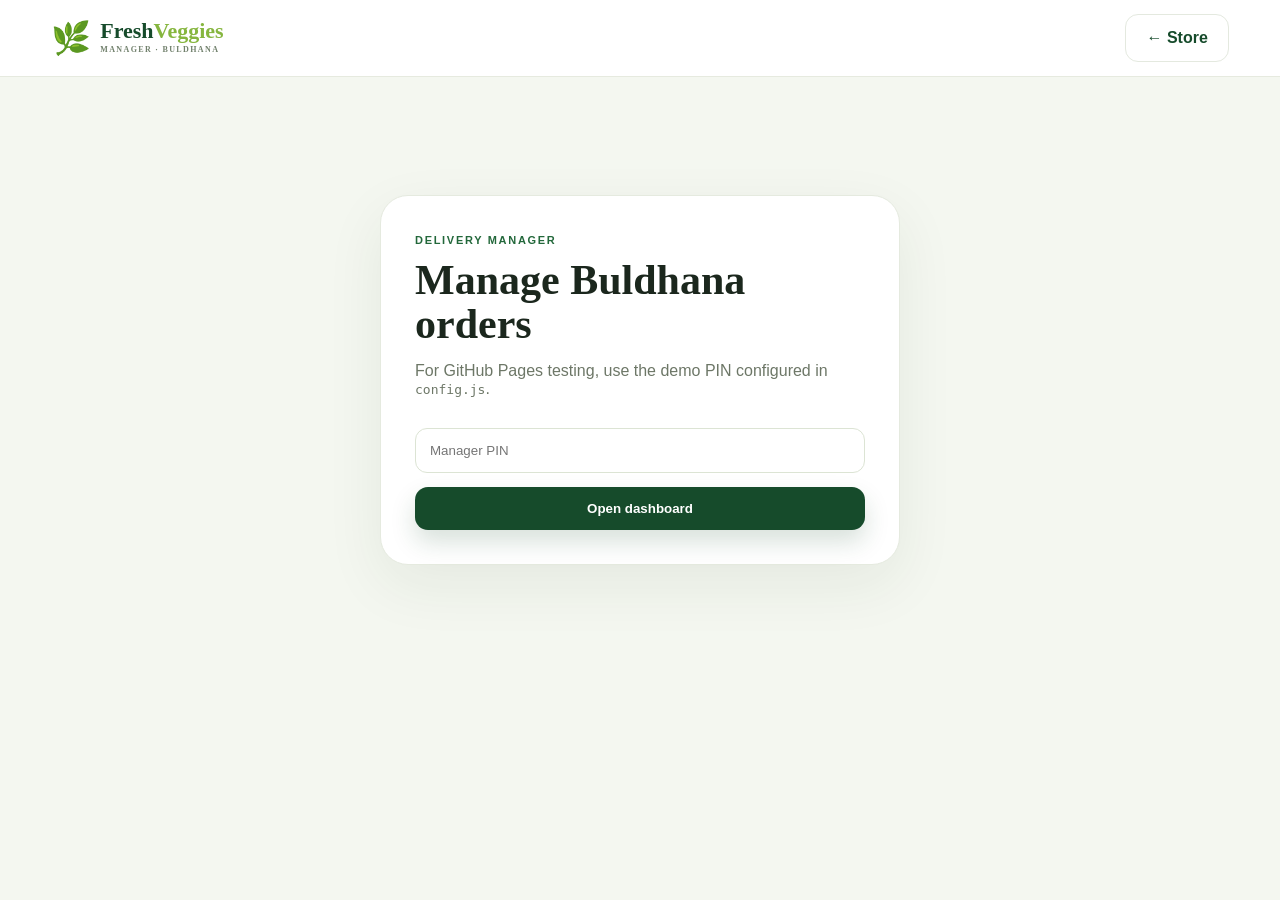
<file: admin.html>
<!doctype html><html lang="en"><head><meta charset="utf-8"><meta name="viewport" content="width=device-width,initial-scale=1"><title>FreshVeggies Manager — Buldhana</title><link rel="stylesheet" href="site.css"><link rel="stylesheet" href="admin.css"></head><body class="admin-body"><header class="admin-nav"><div class="wrap"><a class="brand" href="index.html"><span>🌿</span><strong>Fresh<span>Veggies</span><small>MANAGER · BULDHANA</small></strong></a><a class="btn secondary" href="index.html">← Store</a></div></header><main class="wrap admin-main"><section id="loginPanel" class="login-card"><span class="eyebrow">DELIVERY MANAGER</span><h1>Manage Buldhana orders</h1><p>For GitHub Pages testing, use the demo PIN configured in <code>config.js</code>.</p><form onsubmit="managerLogin(event)"><input id="managerPin" type="password" placeholder="Manager PIN" required><button class="btn primary full">Open dashboard</button></form></section><section id="dashboard" class="hidden"><div class="admin-title"><div><span class="eyebrow">LIVE ORDER DESK</span><h1>Today's delivery board</h1><p>Update dispatch and delivery status; customers see the same status in My Orders.</p></div><button class="btn secondary" onclick="clearDemoOrders()">Clear demo orders</button></div><div class="kpis" id="kpis"></div><div class="board" id="board"></div></section></main><script src="config.js"></script><script src="admin.js"></script></body></html>
</file>
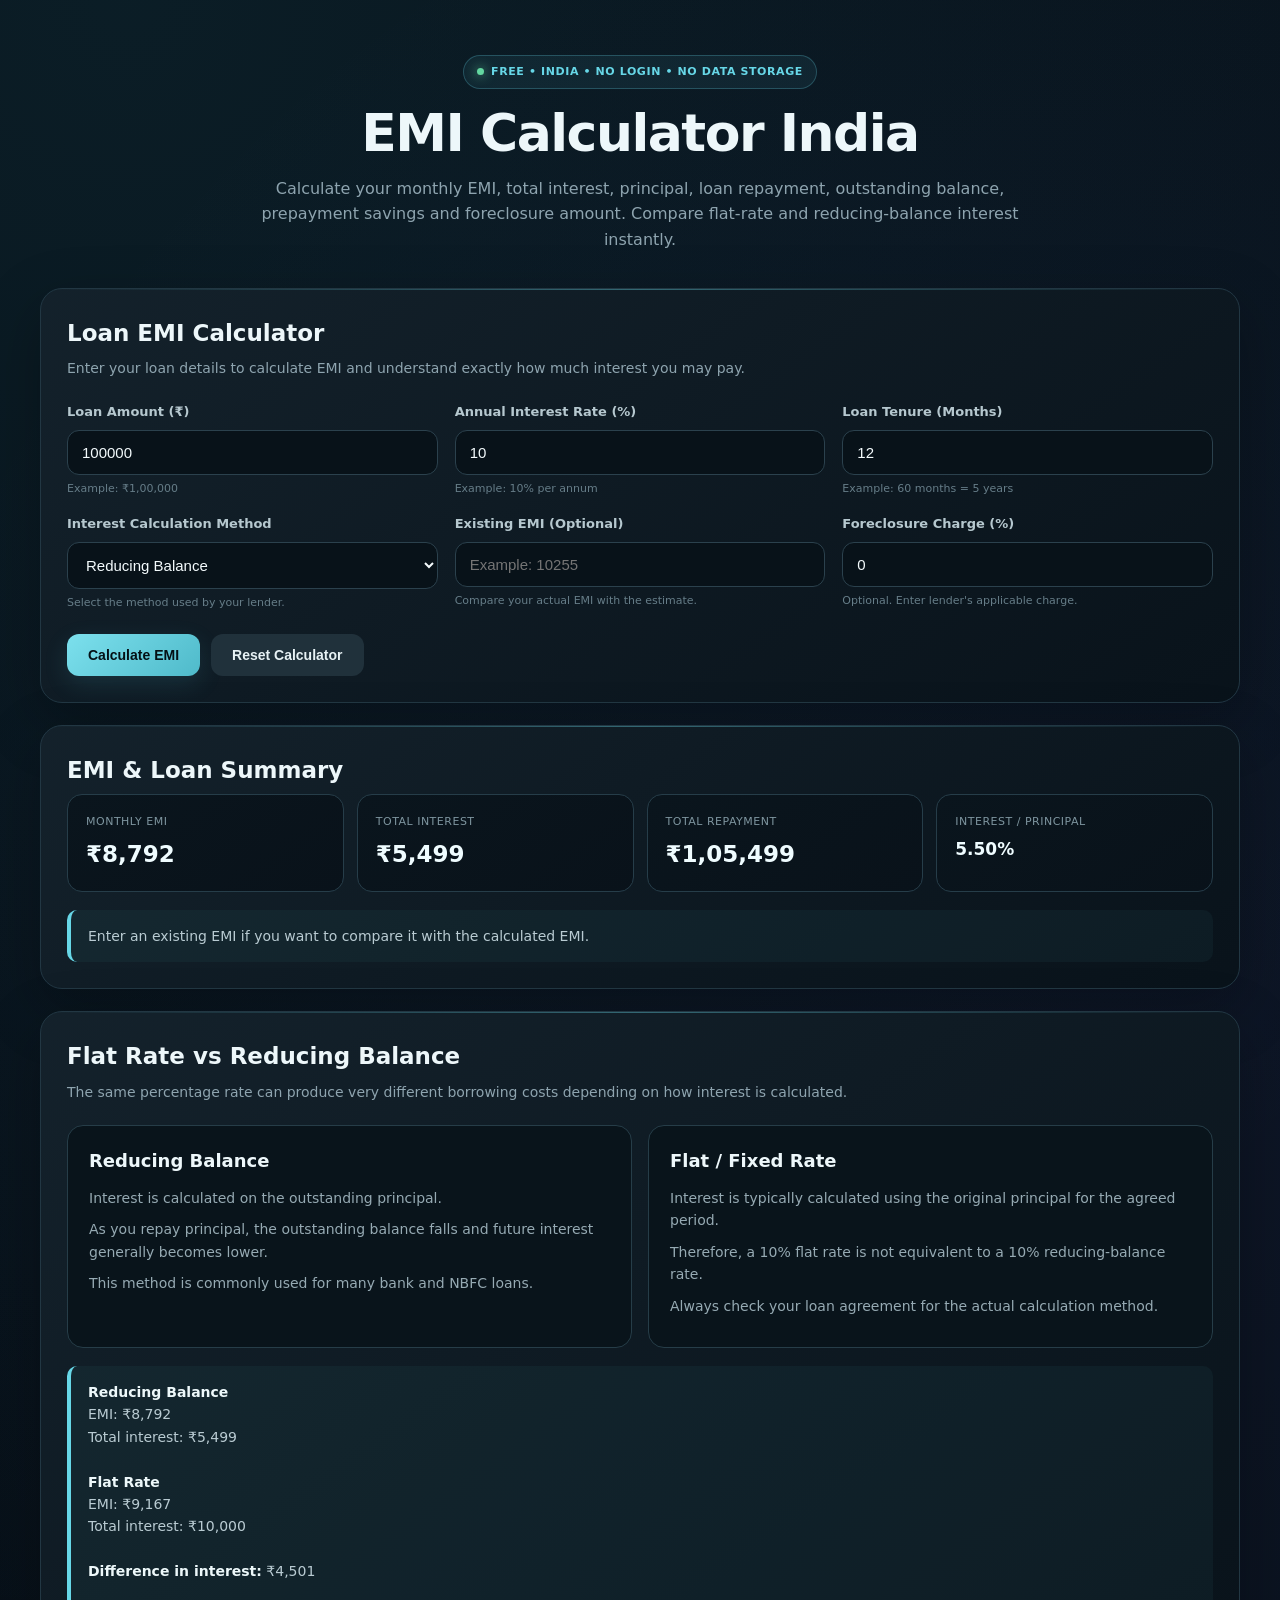
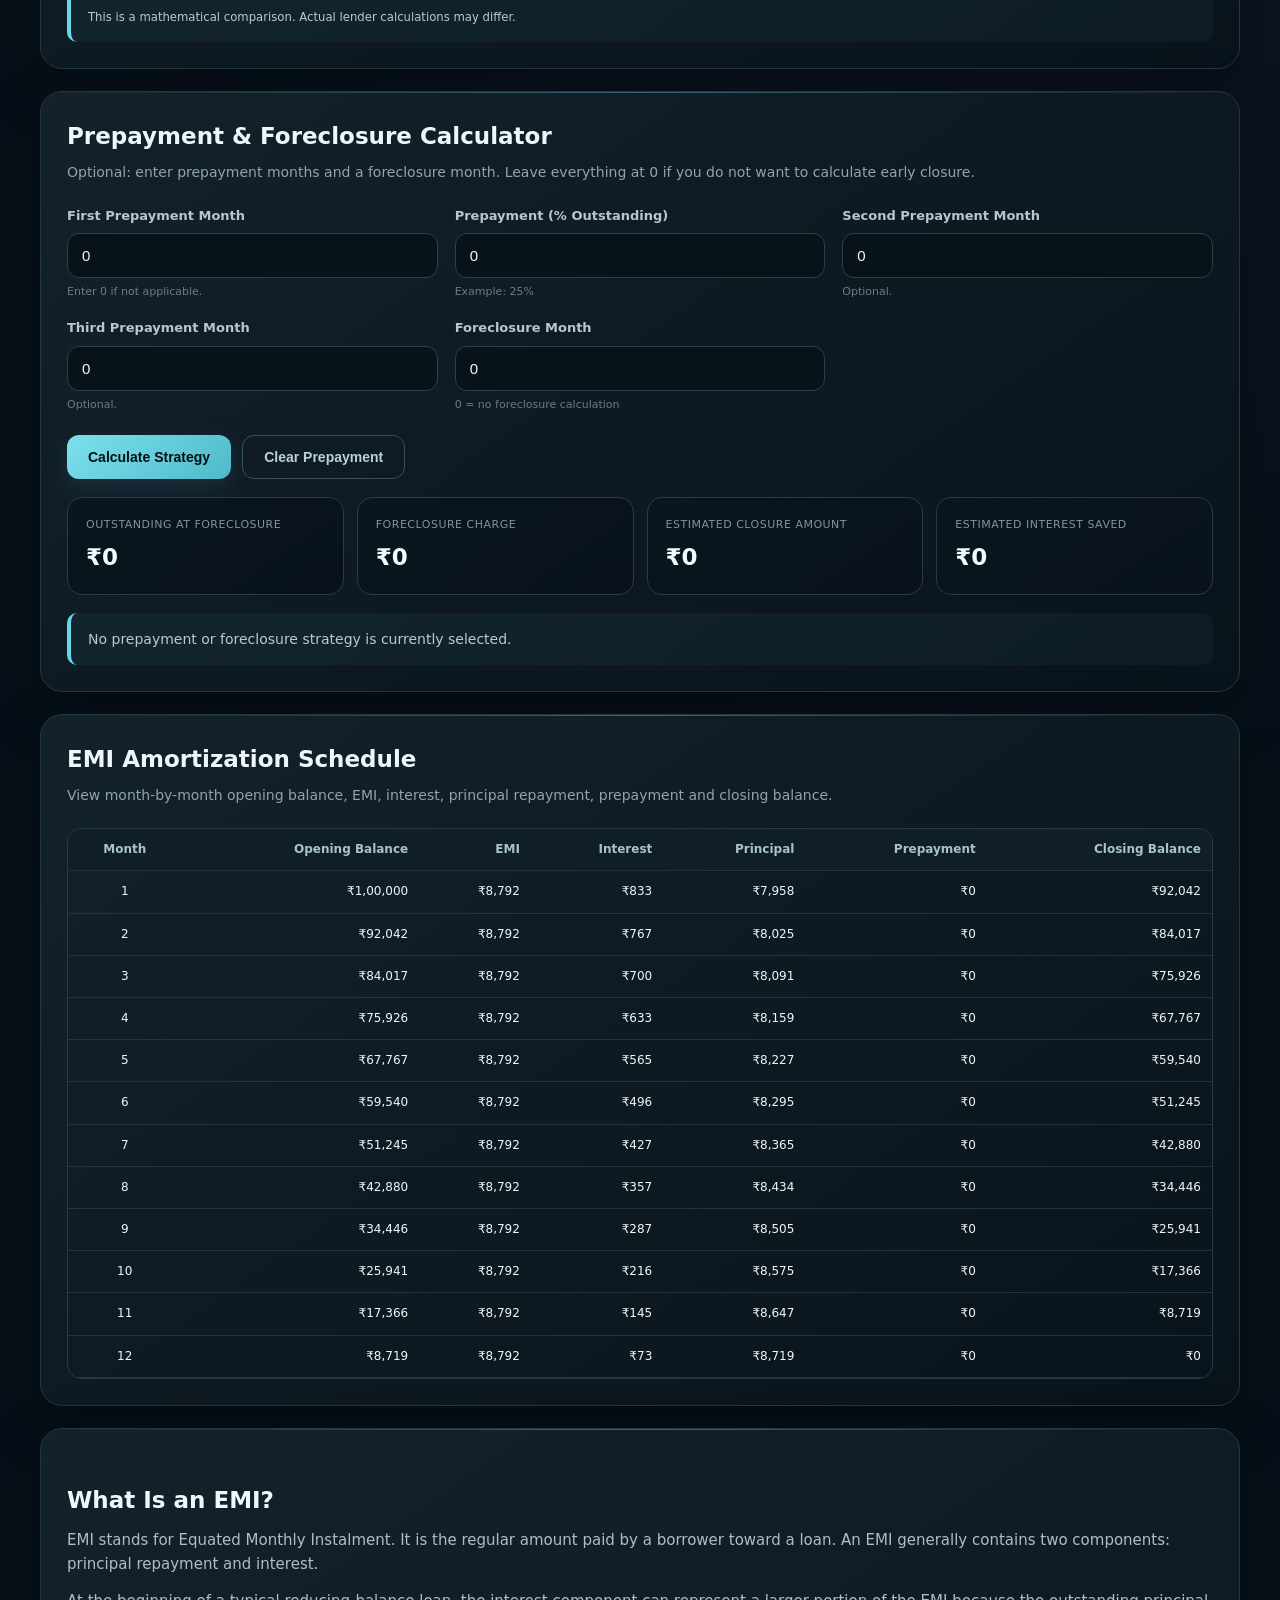
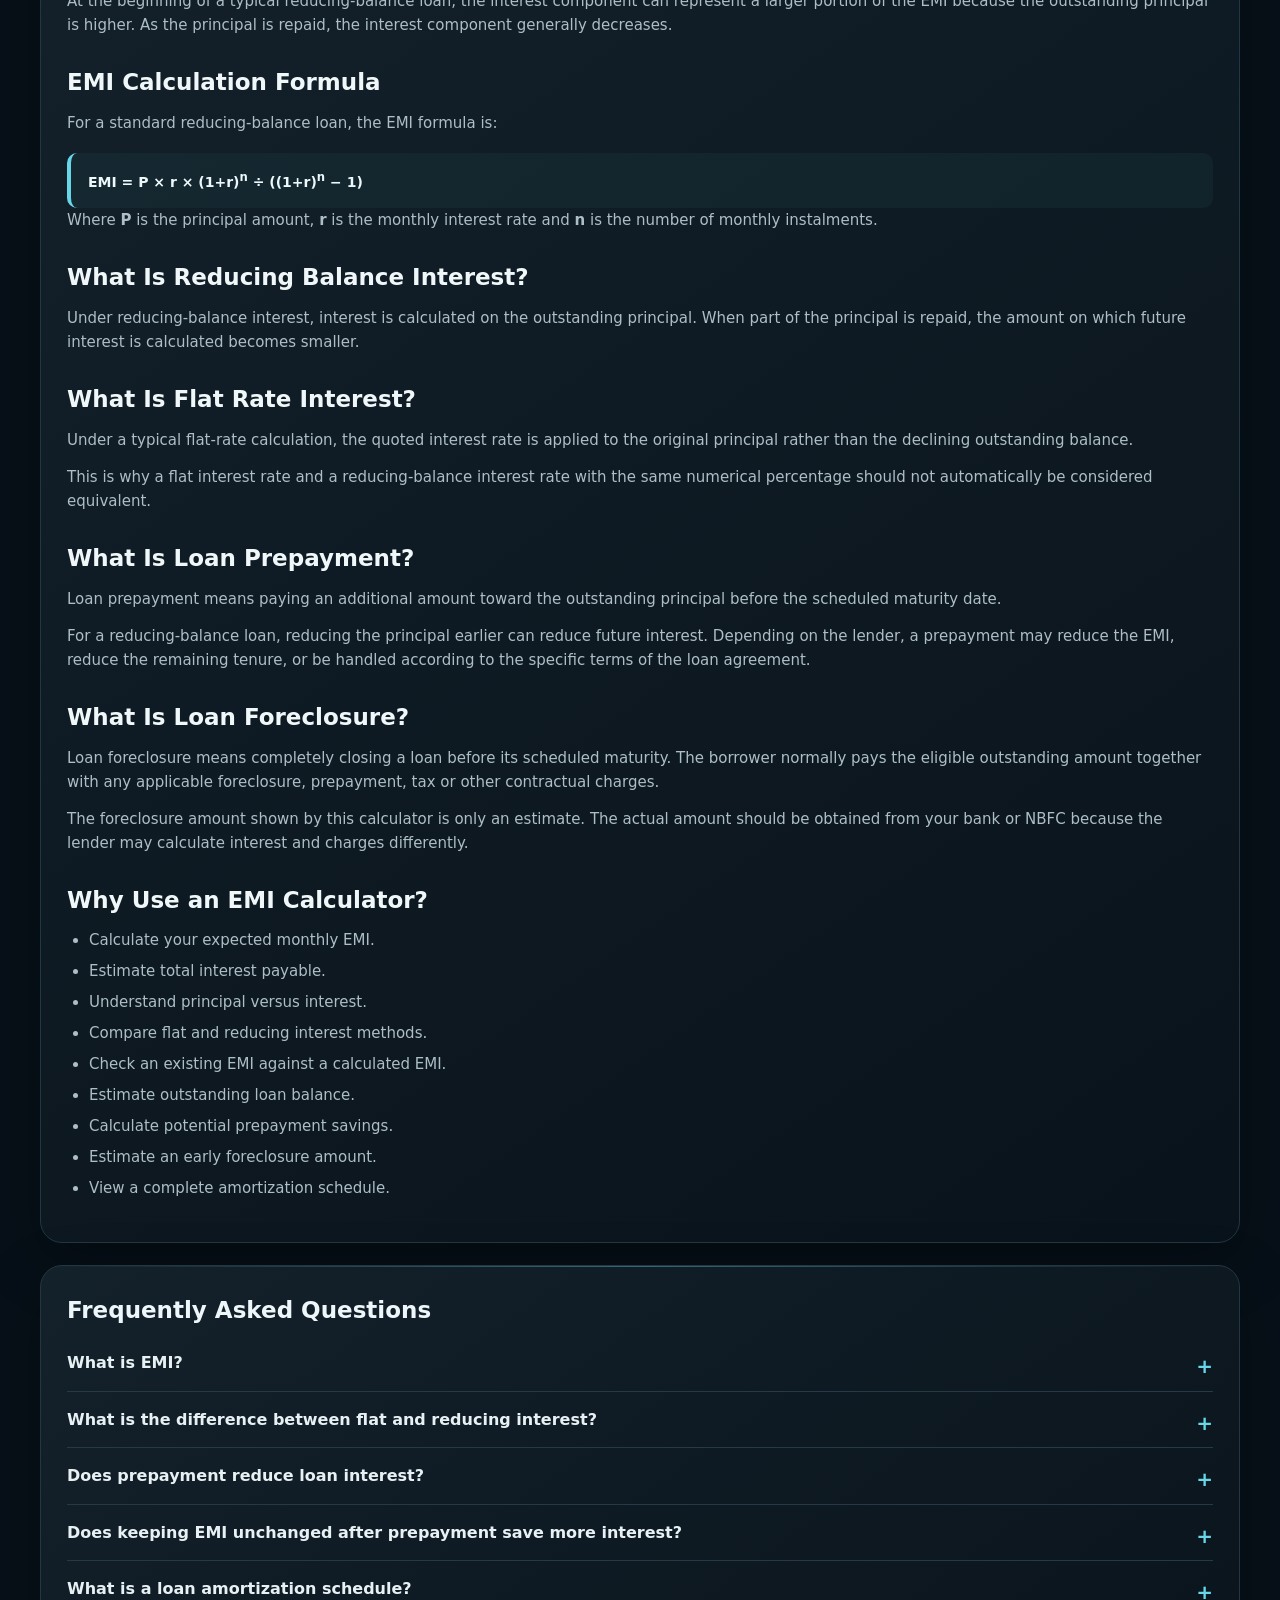
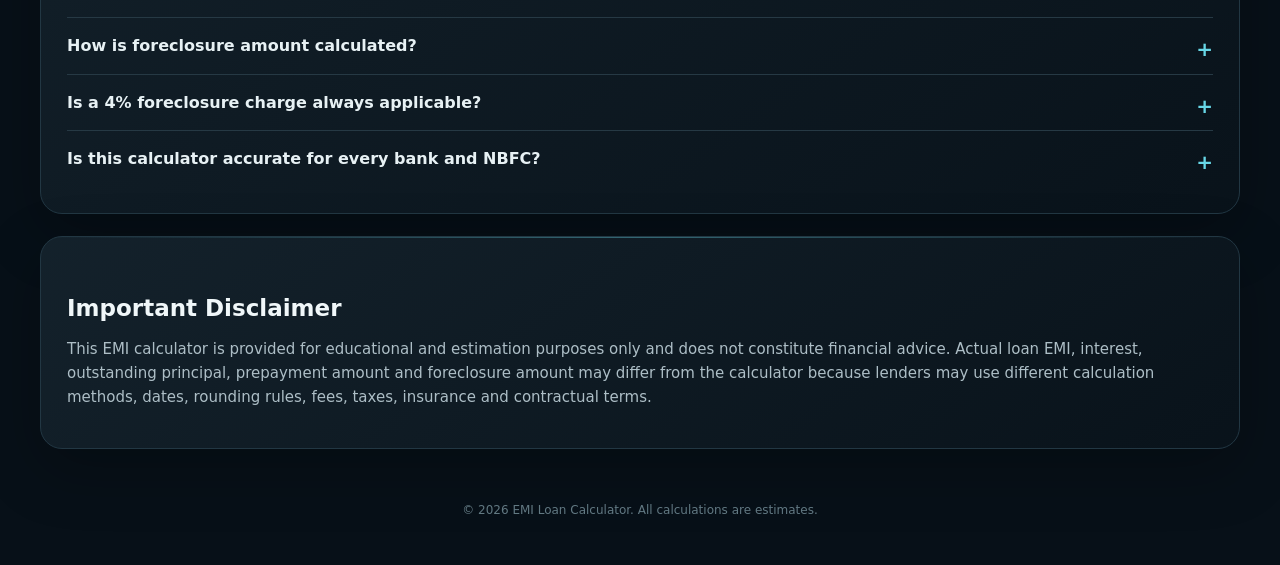
<file: emical.html>
<!DOCTYPE html>
<html lang="en-IN">

<head>

<meta charset="UTF-8">

<meta name="viewport"
      content="width=device-width, initial-scale=1.0">

<meta name="theme-color" content="#071018">

<title>
EMI Calculator India – Loan EMI, Interest, Prepayment & Foreclosure Calculator
</title>

<meta name="description"
content="Free EMI Calculator India to calculate monthly EMI, total interest, principal, loan repayment, reducing balance and flat rate interest, prepayment savings, outstanding balance and foreclosure amount.">

<meta name="keywords"
content="EMI calculator, EMI calculator India, loan EMI calculator, personal loan EMI calculator, home loan EMI calculator, car loan EMI calculator, loan interest calculator, reducing balance EMI calculator, flat rate EMI calculator, flat vs reducing interest calculator, loan prepayment calculator, loan foreclosure calculator, foreclosure amount calculator, loan outstanding calculator, amortization calculator, EMI calculator online, personal loan interest calculator">

<meta name="robots"
content="index, follow, max-image-preview:large">

<meta name="author"
content="EMI Loan Calculator">

<link rel="canonical"
href="https://shreedigitech.github.io/Shree/emical.html">


<!-- =========================================================
     OPEN GRAPH
========================================================= -->

<meta property="og:type" content="website">

<meta property="og:title"
content="EMI Calculator India – Loan EMI & Interest Calculator">

<meta property="og:description"
content="Calculate EMI, total interest, outstanding loan, prepayment savings and foreclosure amount. Compare flat-rate and reducing-balance interest.">

<meta property="og:url"
content="https://shreedigitech.github.io/Shree/emical.html">

<meta property="og:site_name"
content="EMI Loan Calculator">


<!-- =========================================================
     TWITTER
========================================================= -->

<meta name="twitter:card" content="summary">

<meta name="twitter:title"
content="EMI Calculator India">

<meta name="twitter:description"
content="Free EMI, interest, prepayment and foreclosure calculator for Indian loans.">


<!-- =========================================================
     STRUCTURED DATA
========================================================= -->

<script type="application/ld+json">
{
  "@context":"https://schema.org",
  "@type":"WebApplication",
  "name":"EMI Calculator India",
  "url":"https://shreedigitech.github.io/Shree/emical.html",
  "description":"Free online EMI calculator for loan EMI, interest, amortization, prepayment and foreclosure calculations.",
  "applicationCategory":"FinanceApplication",
  "operatingSystem":"All",
  "offers":{
    "@type":"Offer",
    "price":"0",
    "priceCurrency":"INR"
  }
}
</script>


<script type="application/ld+json">
{
 "@context":"https://schema.org",
 "@type":"FAQPage",
 "mainEntity":[
  {
   "@type":"Question",
   "name":"What is EMI?",
   "acceptedAnswer":{
    "@type":"Answer",
    "text":"EMI means Equated Monthly Instalment. It is the periodic payment made by a borrower toward principal and interest."
   }
  },
  {
   "@type":"Question",
   "name":"What is reducing balance interest?",
   "acceptedAnswer":{
    "@type":"Answer",
    "text":"Reducing balance interest is calculated on the outstanding principal balance. As the principal decreases, future interest generally decreases."
   }
  },
  {
   "@type":"Question",
   "name":"What is flat rate interest?",
   "acceptedAnswer":{
    "@type":"Answer",
    "text":"Under a typical flat-rate calculation, interest is calculated using the original principal rather than the declining outstanding balance."
   }
  },
  {
   "@type":"Question",
   "name":"Does prepayment reduce loan interest?",
   "acceptedAnswer":{
    "@type":"Answer",
    "text":"For reducing-balance loans, early principal repayment can reduce future interest because interest is calculated on a lower outstanding balance."
   }
  },
  {
   "@type":"Question",
   "name":"What is loan foreclosure?",
   "acceptedAnswer":{
    "@type":"Answer",
    "text":"Loan foreclosure means closing a loan before its scheduled maturity by paying the eligible outstanding amount and applicable charges."
   }
  }
 ]
}
</script>


<style>

/* =========================================================
   RESET
========================================================= */

*{
    margin:0;
    padding:0;
    box-sizing:border-box;
}

html{
    scroll-behavior:smooth;
}

body{

    font-family:
    Inter,
    system-ui,
    -apple-system,
    BlinkMacSystemFont,
    "Segoe UI",
    Arial,
    sans-serif;

    background:
    radial-gradient(
        circle at 10% 0%,
        rgba(57,185,205,.08),
        transparent 30%
    ),
    radial-gradient(
        circle at 90% 20%,
        rgba(100,90,220,.07),
        transparent 30%
    ),
    #071018;

    color:#edf7fa;

    line-height:1.6;

    min-height:100vh;
}


/* =========================================================
   VARIABLES
========================================================= */

:root{

    --bg:#071018;

    --card:#0e1922;

    --card2:#0a141c;

    --border:#223743;

    --border2:#2d4653;

    --text:#edf7fa;

    --muted:#8ea4af;

    --muted2:#667d88;

    --cyan:#67d7e7;

    --cyan-dark:#12313a;

    --green:#63d7a0;

    --orange:#ffb86b;

    --red:#ff7474;

    --shadow:
    0 20px 60px rgba(0,0,0,.25);

}


/* =========================================================
   CONTAINER
========================================================= */

.container{

    width:min(1200px,94%);

    margin:auto;

}


/* =========================================================
   HEADER
========================================================= */

header{

    text-align:center;

    padding:
    55px 0
    35px;

    animation:
    fadeDown .7s ease;

}

.badge{

    display:inline-flex;

    align-items:center;

    gap:7px;

    padding:
    7px 13px;

    border-radius:50px;

    background:
    rgba(103,215,231,.07);

    border:
    1px solid
    rgba(103,215,231,.25);

    color:var(--cyan);

    font-size:11px;

    font-weight:800;

    letter-spacing:.6px;

    margin-bottom:16px;

}

.badge::before{

    content:"";

    width:7px;

    height:7px;

    background:var(--green);

    border-radius:50%;

    box-shadow:
    0 0 12px var(--green);

}

h1{

    font-size:
    clamp(30px,5vw,52px);

    line-height:1.08;

    letter-spacing:-1.5px;

    margin-bottom:15px;

}

.hero-text{

    max-width:800px;

    margin:auto;

    color:var(--muted);

    font-size:16px;

}


/* =========================================================
   CARDS
========================================================= */

.card{

    position:relative;

    background:
    linear-gradient(
        145deg,
        rgba(20,34,44,.98),
        rgba(9,19,27,.98)
    );

    border:
    1px solid var(--border);

    border-radius:22px;

    padding:26px;

    margin-bottom:22px;

    box-shadow:var(--shadow);

    overflow:hidden;

    animation:
    fadeUp .7s ease both;

}

.card::before{

    content:"";

    position:absolute;

    top:0;

    left:0;

    right:0;

    height:1px;

    background:
    linear-gradient(
        90deg,
        transparent,
        rgba(103,215,231,.4),
        transparent
    );

}

.card h2{

    font-size:23px;

    margin-bottom:6px;

}

.card-description{

    color:var(--muted);

    font-size:14px;

    margin-bottom:22px;

}


/* =========================================================
   FORM
========================================================= */

.form-grid{

    display:grid;

    grid-template-columns:
    repeat(3,1fr);

    gap:17px;

}

.field label{

    display:block;

    color:#b6c8cf;

    font-size:13px;

    font-weight:700;

    margin-bottom:7px;

}

.input-wrap{

    position:relative;

}

input,
select{

    width:100%;

    background:#081219;

    color:#f4fbfd;

    border:
    1px solid #2b414d;

    border-radius:12px;

    padding:
    13px 14px;

    font-size:15px;

    outline:none;

    transition:
    .2s ease;

}

input:hover,
select:hover{

    border-color:#3d5965;

}

input:focus,
select:focus{

    border-color:var(--cyan);

    box-shadow:
    0 0 0 3px
    rgba(103,215,231,.08);

    transform:translateY(-1px);

}

.help{

    display:block;

    color:var(--muted2);

    font-size:11px;

    margin-top:5px;

}


/* =========================================================
   BUTTONS
========================================================= */

.button-row{

    display:flex;

    flex-wrap:wrap;

    gap:11px;

    margin-top:22px;

}

button{

    border:none;

    border-radius:12px;

    padding:
    13px 21px;

    font-size:14px;

    font-weight:800;

    cursor:pointer;

    transition:
    transform .2s ease,
    box-shadow .2s ease,
    filter .2s ease;

    background:
    linear-gradient(
        135deg,
        #7ce0ed,
        #4fbaca
    );

    color:#041015;

    box-shadow:
    0 8px 25px
    rgba(79,186,202,.14);

}

button:hover{

    transform:
    translateY(-2px);

    filter:brightness(1.08);

}

button:active{

    transform:
    translateY(0);

}

.secondary{

    background:#20313b;

    color:#e7f2f5;

    box-shadow:none;

}

.outline{

    background:transparent;

    border:
    1px solid #36515d;

    color:#b9d1d9;

    box-shadow:none;

}


/* =========================================================
   RESULTS
========================================================= */

.results-grid{

    display:grid;

    grid-template-columns:
    repeat(4,1fr);

    gap:13px;

}

.result{

    background:
    linear-gradient(
        145deg,
        #0a151d,
        #09121a
    );

    border:
    1px solid #263d49;

    border-radius:15px;

    padding:18px;

    transition:
    transform .25s ease,
    border-color .25s ease;

}

.result:hover{

    transform:
    translateY(-4px);

    border-color:#3d6673;

}

.result-label{

    color:#7e959f;

    font-size:11px;

    text-transform:uppercase;

    letter-spacing:.5px;

}

.result-value{

    font-size:23px;

    font-weight:850;

    margin-top:5px;

    color:#effcff;

}

.small-result{

    font-size:17px;

}


/* =========================================================
   FORECLOSURE PANEL
========================================================= */

.foreclosure-panel{

    display:none;

    margin-top:20px;

    padding:20px;

    border:
    1px solid
    rgba(255,184,107,.25);

    background:
    linear-gradient(
        135deg,
        rgba(255,184,107,.07),
        rgba(20,25,28,.7)
    );

    border-radius:16px;

    animation:
    scaleIn .35s ease;

}

.foreclosure-panel.active{

    display:block;

}

.foreclosure-title{

    color:var(--orange);

    font-weight:850;

    margin-bottom:5px;

}


/* =========================================================
   NOTICE
========================================================= */

.notice{

    margin-top:18px;

    padding:15px 17px;

    border-left:
    4px solid var(--cyan);

    background:
    rgba(103,215,231,.045);

    border-radius:10px;

    color:#b9cbd2;

    font-size:14px;

}

.notice strong{

    color:#edf8fa;

}


/* =========================================================
   COMPARISON
========================================================= */

.comparison-grid{

    display:grid;

    grid-template-columns:
    repeat(2,1fr);

    gap:16px;

}

.comparison-box{

    background:#09141b;

    border:
    1px solid #263d48;

    border-radius:16px;

    padding:21px;

}

.comparison-box h3{

    margin-bottom:11px;

    font-size:18px;

}

.comparison-box p{

    color:#96aab3;

    font-size:14px;

    margin-bottom:9px;

}


/* =========================================================
   TABLE
========================================================= */

.table-wrapper{

    width:100%;

    overflow:auto;

    border:
    1px solid #263b46;

    border-radius:14px;

    max-height:600px;

}

table{

    width:100%;

    min-width:950px;

    border-collapse:collapse;

}

th,
td{

    padding:
    11px;

    border-bottom:
    1px solid #21343e;

    font-size:12px;

    text-align:right;

    white-space:nowrap;

}

th{

    position:sticky;

    top:0;

    z-index:2;

    background:#101e27;

    color:#a9c3cb;

}

th:first-child,
td:first-child{

    text-align:center;

}

tr:hover td{

    background:
    rgba(103,215,231,.025);

}

.prepayment-row td{

    background:
    rgba(99,215,160,.055);

}

.foreclosure-row td{

    background:
    rgba(255,184,107,.08);

}


/* =========================================================
   ARTICLE
========================================================= */

.article{

    color:#adbec6;

    font-size:15px;

}

.article h2{

    color:#f0f7f9;

    margin:
    27px 0 10px;

}

.article h3{

    color:#d8e7eb;

    margin:
    20px 0 8px;

}

.article p{

    margin-bottom:13px;

}

.article ul{

    padding-left:22px;

    margin-bottom:16px;

}

.article li{

    margin-bottom:7px;

}


/* =========================================================
   FAQ
========================================================= */

details{

    border-bottom:
    1px solid #263944;

    padding:15px 0;

}

details:last-child{

    border-bottom:0;

}

summary{

    cursor:pointer;

    font-weight:750;

    color:#e7f1f4;

    list-style:none;

}

summary::after{

    content:"+";

    float:right;

    color:var(--cyan);

    font-size:20px;

}

details[open] summary::after{

    content:"−";

}

details p{

    color:#95aab4;

    font-size:14px;

    margin-top:10px;

}


/* =========================================================
   FOOTER
========================================================= */

footer{

    text-align:center;

    color:#647b85;

    padding:
    30px 10px 45px;

    font-size:12px;

}


/* =========================================================
   SCROLL TOP
========================================================= */

.top-btn{

    position:fixed;

    right:18px;

    bottom:18px;

    width:43px;

    height:43px;

    padding:0;

    border-radius:50%;

    display:none;

    align-items:center;

    justify-content:center;

    z-index:10;

    font-size:18px;

}


/* =========================================================
   ANIMATIONS
========================================================= */

@keyframes fadeUp{

    from{

        opacity:0;

        transform:
        translateY(20px);

    }

    to{

        opacity:1;

        transform:
        translateY(0);

    }

}

@keyframes fadeDown{

    from{

        opacity:0;

        transform:
        translateY(-15px);

    }

    to{

        opacity:1;

        transform:
        translateY(0);

    }

}

@keyframes scaleIn{

    from{

        opacity:0;

        transform:
        scale(.97);

    }

    to{

        opacity:1;

        transform:
        scale(1);

    }

}


/* =========================================================
   RESPONSIVE
========================================================= */

@media(max-width:950px){

    .form-grid{

        grid-template-columns:
        repeat(2,1fr);

    }

    .results-grid{

        grid-template-columns:
        repeat(2,1fr);

    }

}

@media(max-width:650px){

    .container{

        width:94%;

    }

    header{

        padding:
        35px 0 25px;

    }

    h1{

        font-size:31px;

    }

    .hero-text{

        font-size:14px;

    }

    .card{

        padding:18px;

        border-radius:17px;

    }

    .form-grid,
    .results-grid,
    .comparison-grid{

        grid-template-columns:1fr;

    }

    .button-row{

        flex-direction:column;

    }

    button{

        width:100%;

    }

    .result-value{

        font-size:21px;

    }

}


/* =========================================================
   REDUCED MOTION
========================================================= */

@media(prefers-reduced-motion:reduce){

    *{

        animation-duration:.01ms !important;

        animation-iteration-count:1 !important;

        scroll-behavior:auto !important;

        transition:none !important;

    }

}

</style>

</head>


<body>

<div class="container">


<!-- =======================================================
     HEADER
======================================================== -->

<header>

    <div class="badge">
        FREE • INDIA • NO LOGIN • NO DATA STORAGE
    </div>

    <h1>
        EMI Calculator India
    </h1>

    <p class="hero-text">
        Calculate your monthly EMI, total interest, principal,
        loan repayment, outstanding balance, prepayment savings
        and foreclosure amount. Compare flat-rate and
        reducing-balance interest instantly.
    </p>

</header>


<!-- =======================================================
     MAIN CALCULATOR
======================================================== -->

<main>


<section class="card">

<h2>
    Loan EMI Calculator
</h2>

<p class="card-description">
    Enter your loan details to calculate EMI and understand
    exactly how much interest you may pay.
</p>


<div class="form-grid">


<div class="field">

<label for="loanAmount">
    Loan Amount (₹)
</label>

<input
    id="loanAmount"
    type="number"
    min="1"
    step="100"
    value="100000">

<span class="help">
    Example: ₹1,00,000
</span>

</div>


<div class="field">

<label for="annualRate">
    Annual Interest Rate (%)
</label>

<input
    id="annualRate"
    type="number"
    min="0"
    step="0.01"
    value="10">

<span class="help">
    Example: 10% per annum
</span>

</div>


<div class="field">

<label for="tenure">
    Loan Tenure (Months)
</label>

<input
    id="tenure"
    type="number"
    min="1"
    step="1"
    value="12">

<span class="help">
    Example: 60 months = 5 years
</span>

</div>


<div class="field">

<label for="interestMethod">
    Interest Calculation Method
</label>

<select id="interestMethod">

<option value="reducing">
    Reducing Balance
</option>

<option value="flat">
    Flat / Fixed Rate
</option>

</select>

<span class="help">
    Select the method used by your lender.
</span>

</div>


<div class="field">

<label for="existingEmi">
    Existing EMI (Optional)
</label>

<input
    id="existingEmi"
    type="number"
    min="0"
    step="1"
    placeholder="Example: 10255">

<span class="help">
    Compare your actual EMI with the estimate.
</span>

</div>


<div class="field">

<label for="foreclosureRate">
    Foreclosure Charge (%)
</label>

<input
    id="foreclosureRate"
    type="number"
    min="0"
    step="0.01"
    value="0">

<span class="help">
    Optional. Enter lender's applicable charge.
</span>

</div>

</div>


<div class="button-row">

<button id="calculateBtn">
    Calculate EMI
</button>

<button
    class="secondary"
    id="resetBtn">
    Reset Calculator
</button>

</div>

</section>


<!-- =======================================================
     RESULTS
======================================================== -->

<section class="card">

<h2>
    EMI & Loan Summary
</h2>

<div class="results-grid">


<div class="result">

<div class="result-label">
Monthly EMI
</div>

<div
class="result-value"
id="emiResult">
₹0
</div>

</div>


<div class="result">

<div class="result-label">
Total Interest
</div>

<div
class="result-value"
id="interestResult">
₹0
</div>

</div>


<div class="result">

<div class="result-label">
Total Repayment
</div>

<div
class="result-value"
id="paymentResult">
₹0
</div>

</div>


<div class="result">

<div class="result-label">
Interest / Principal
</div>

<div
class="result-value small-result"
id="ratioResult">
0%
</div>

</div>

</div>


<div
class="notice"
id="existingEmiResult">

Enter an existing EMI if you want to compare it with the calculated EMI.

</div>

</section>


<!-- =======================================================
     FLAT VS REDUCING
======================================================== -->

<section class="card">

<h2>
    Flat Rate vs Reducing Balance
</h2>

<p class="card-description">
    The same percentage rate can produce very different borrowing
    costs depending on how interest is calculated.
</p>


<div class="comparison-grid">


<div class="comparison-box">

<h3>
    Reducing Balance
</h3>

<p>
    Interest is calculated on the outstanding principal.
</p>

<p>
    As you repay principal, the outstanding balance falls and
    future interest generally becomes lower.
</p>

<p>
    This method is commonly used for many bank and NBFC loans.
</p>

</div>


<div class="comparison-box">

<h3>
    Flat / Fixed Rate
</h3>

<p>
    Interest is typically calculated using the original principal
    for the agreed period.
</p>

<p>
    Therefore, a 10% flat rate is not equivalent to a 10%
    reducing-balance rate.
</p>

<p>
    Always check your loan agreement for the actual calculation method.
</p>

</div>

</div>


<div
class="notice"
id="methodComparison">

Calculate your loan to see the numerical comparison.

</div>

</section>


<!-- =======================================================
     PREPAYMENT / FORECLOSURE
======================================================== -->

<section class="card">

<h2>
    Prepayment & Foreclosure Calculator
</h2>

<p class="card-description">
    Optional: enter prepayment months and a foreclosure month.
    Leave everything at 0 if you do not want to calculate early closure.
</p>


<div class="form-grid">


<div class="field">

<label for="prepaymentMonth1">
    First Prepayment Month
</label>

<input
id="prepaymentMonth1"
type="number"
min="0"
step="1"
value="0">

<span class="help">
    Enter 0 if not applicable.
</span>

</div>


<div class="field">

<label for="prepaymentPercent">
    Prepayment (% Outstanding)
</label>

<input
id="prepaymentPercent"
type="number"
min="0"
max="100"
step="0.01"
value="0">

<span class="help">
    Example: 25%
</span>

</div>


<div class="field">

<label for="prepaymentMonth2">
    Second Prepayment Month
</label>

<input
id="prepaymentMonth2"
type="number"
min="0"
step="1"
value="0">

<span class="help">
    Optional.
</span>

</div>


<div class="field">

<label for="prepaymentMonth3">
    Third Prepayment Month
</label>

<input
id="prepaymentMonth3"
type="number"
min="0"
step="1"
value="0">

<span class="help">
    Optional.
</span>

</div>


<div class="field">

<label for="foreclosureMonth">
    Foreclosure Month
</label>

<input
id="foreclosureMonth"
type="number"
min="0"
step="1"
value="0">

<span class="help">
    0 = no foreclosure calculation
</span>

</div>

</div>


<div class="button-row">

<button id="strategyBtn">
    Calculate Strategy
</button>

<button
class="outline"
id="clearStrategyBtn">
    Clear Prepayment
</button>

</div>


<div
class="foreclosure-panel"
id="foreclosurePanel">

<div class="foreclosure-title">
    Early Foreclosure Estimate
</div>

<p id="foreclosureExplanation">
    Enter a foreclosure month to calculate the estimated closure amount.
</p>

</div>


<div class="results-grid"
style="margin-top:18px;">


<div class="result">

<div class="result-label">
Outstanding at Foreclosure
</div>

<div
class="result-value"
id="foreclosureBalance">
₹0
</div>

</div>


<div class="result">

<div class="result-label">
Foreclosure Charge
</div>

<div
class="result-value"
id="foreclosureCharge">
₹0
</div>

</div>


<div class="result">

<div class="result-label">
Estimated Closure Amount
</div>

<div
class="result-value"
id="closureAmount">
₹0
</div>

</div>


<div class="result">

<div class="result-label">
Estimated Interest Saved
</div>

<div
class="result-value"
id="savedInterest">
₹0
</div>

</div>

</div>


<div
class="notice"
id="prepaymentMessage">

No prepayment or foreclosure strategy is currently selected.

</div>

</section>


<!-- =======================================================
     AMORTIZATION
======================================================== -->

<section class="card">

<h2>
    EMI Amortization Schedule
</h2>

<p class="card-description">
    View month-by-month opening balance, EMI, interest,
    principal repayment, prepayment and closing balance.
</p>


<div class="table-wrapper">

<table>

<thead>

<tr>

<th>Month</th>

<th>Opening Balance</th>

<th>EMI</th>

<th>Interest</th>

<th>Principal</th>

<th>Prepayment</th>

<th>Closing Balance</th>

</tr>

</thead>

<tbody id="scheduleBody">
</tbody>

</table>

</div>

</section>


<!-- =======================================================
     SEO ARTICLE
======================================================== -->

<section class="card article">

<h2>
    What Is an EMI?
</h2>

<p>
EMI stands for Equated Monthly Instalment. It is the regular
amount paid by a borrower toward a loan. An EMI generally contains
two components: principal repayment and interest.
</p>

<p>
At the beginning of a typical reducing-balance loan, the interest
component can represent a larger portion of the EMI because the
outstanding principal is higher. As the principal is repaid,
the interest component generally decreases.
</p>


<h2>
    EMI Calculation Formula
</h2>

<p>
For a standard reducing-balance loan, the EMI formula is:
</p>

<div class="notice">

<strong>
EMI = P × r × (1+r)<sup>n</sup> ÷ ((1+r)<sup>n</sup> − 1)
</strong>

</div>

<p>
Where <strong>P</strong> is the principal amount,
<strong>r</strong> is the monthly interest rate and
<strong>n</strong> is the number of monthly instalments.
</p>


<h2>
    What Is Reducing Balance Interest?
</h2>

<p>
Under reducing-balance interest, interest is calculated on the
outstanding principal. When part of the principal is repaid,
the amount on which future interest is calculated becomes smaller.
</p>


<h2>
    What Is Flat Rate Interest?
</h2>

<p>
Under a typical flat-rate calculation, the quoted interest rate
is applied to the original principal rather than the declining
outstanding balance.
</p>

<p>
This is why a flat interest rate and a reducing-balance interest
rate with the same numerical percentage should not automatically
be considered equivalent.
</p>


<h2>
    What Is Loan Prepayment?
</h2>

<p>
Loan prepayment means paying an additional amount toward the
outstanding principal before the scheduled maturity date.
</p>

<p>
For a reducing-balance loan, reducing the principal earlier can
reduce future interest. Depending on the lender, a prepayment may
reduce the EMI, reduce the remaining tenure, or be handled according
to the specific terms of the loan agreement.
</p>


<h2>
    What Is Loan Foreclosure?
</h2>

<p>
Loan foreclosure means completely closing a loan before its
scheduled maturity. The borrower normally pays the eligible
outstanding amount together with any applicable foreclosure,
prepayment, tax or other contractual charges.
</p>

<p>
The foreclosure amount shown by this calculator is only an estimate.
The actual amount should be obtained from your bank or NBFC because
the lender may calculate interest and charges differently.
</p>


<h2>
    Why Use an EMI Calculator?
</h2>

<ul>

<li>Calculate your expected monthly EMI.</li>

<li>Estimate total interest payable.</li>

<li>Understand principal versus interest.</li>

<li>Compare flat and reducing interest methods.</li>

<li>Check an existing EMI against a calculated EMI.</li>

<li>Estimate outstanding loan balance.</li>

<li>Calculate potential prepayment savings.</li>

<li>Estimate an early foreclosure amount.</li>

<li>View a complete amortization schedule.</li>

</ul>

</section>


<!-- =======================================================
     FAQ
======================================================== -->

<section class="card">

<h2>
    Frequently Asked Questions
</h2>


<details>

<summary>
What is EMI?
</summary>

<p>
EMI means Equated Monthly Instalment. It is the regular payment
made toward a loan and generally consists of principal and interest.
</p>

</details>


<details>

<summary>
What is the difference between flat and reducing interest?
</summary>

<p>
Flat interest is typically calculated using the original principal,
while reducing-balance interest is calculated on the outstanding
principal. Therefore, identical percentages can result in different
total interest costs.
</p>

</details>


<details>

<summary>
Does prepayment reduce loan interest?
</summary>

<p>
For a reducing-balance loan, early principal repayment can reduce
future interest because interest is calculated on a lower outstanding
balance.
</p>

</details>


<details>

<summary>
Does keeping EMI unchanged after prepayment save more interest?
</summary>

<p>
In many reducing-balance loans, keeping the EMI unchanged after
prepayment can shorten the remaining tenure and may reduce future
interest. The exact treatment depends on the lender's rules.
</p>

</details>


<details>

<summary>
What is a loan amortization schedule?
</summary>

<p>
An amortization schedule provides a month-by-month breakdown of
opening balance, EMI, interest, principal repayment, prepayment
and closing balance.
</p>

</details>


<details>

<summary>
How is foreclosure amount calculated?
</summary>

<p>
A simplified estimate is the eligible outstanding balance plus
applicable foreclosure charges. Actual lender calculations may
also include interest up to the closure date, taxes and other
contractual charges.
</p>

</details>


<details>

<summary>
Is a 4% foreclosure charge always applicable?
</summary>

<p>
No. The foreclosure percentage is an input. Actual charges depend
on the lender, loan product, agreement, timing and applicable rules.
</p>

</details>


<details>

<summary>
Is this calculator accurate for every bank and NBFC?
</summary>

<p>
The calculator provides mathematical estimates based on the values
entered. Actual lender calculations may differ because of daily
interest calculations, payment dates, rounding, fees, insurance,
taxes and contractual conditions.
</p>

</details>

</section>


<!-- =======================================================
     DISCLAIMER
======================================================== -->

<section class="card article">

<h2>
    Important Disclaimer
</h2>

<p>
This EMI calculator is provided for educational and estimation
purposes only and does not constitute financial advice. Actual
loan EMI, interest, outstanding principal, prepayment amount and
foreclosure amount may differ from the calculator because lenders
may use different calculation methods, dates, rounding rules,
fees, taxes, insurance and contractual terms.
</p>

</section>


</main>


<footer>

© <span id="year"></span> EMI Loan Calculator.
All calculations are estimates.

</footer>

</div>


<button
class="top-btn"
id="topBtn"
aria-label="Back to top">
↑
</button>


<script>

/* =========================================================
   GLOBAL DATA
========================================================= */

let normalLoanData = null;

let strategyData = null;


/* =========================================================
   ELEMENT HELPER
========================================================= */

const $ = id =>
    document.getElementById(id);


/* =========================================================
   NUMBER
========================================================= */

function getNumber(id){

    const element = $(id);

    if(!element){

        return 0;

    }

    const value =
        parseFloat(element.value);

    return Number.isFinite(value)
        ? value
        : 0;

}


/* =========================================================
   MONEY FORMAT
========================================================= */

function money(value){

    if(!Number.isFinite(value)){

        value = 0;

    }

    return "₹" +
        Math.round(value)
        .toLocaleString("en-IN");

}


/* =========================================================
   REDUCING EMI
========================================================= */

function calculateReducingEMI(
    principal,
    annualRate,
    months
){

    if(
        principal <= 0 ||
        months <= 0
    ){

        return 0;

    }

    const monthlyRate =
        annualRate / 12 / 100;

    if(monthlyRate === 0){

        return principal / months;

    }

    const factor =
        Math.pow(
            1 + monthlyRate,
            months
        );

    return (
        principal *
        monthlyRate *
        factor
    ) / (
        factor - 1
    );

}


/* =========================================================
   FLAT EMI
========================================================= */

function calculateFlatEMI(
    principal,
    annualRate,
    months
){

    if(
        principal <= 0 ||
        months <= 0
    ){

        return 0;

    }

    const years =
        months / 12;

    const interest =
        principal *
        annualRate /
        100 *
        years;

    return (
        principal +
        interest
    ) / months;

}


/* =========================================================
   REDUCING SCHEDULE
========================================================= */

function createReducingSchedule(
    principal,
    annualRate,
    months,
    emi
){

    const monthlyRate =
        annualRate / 12 / 100;

    let balance =
        principal;

    let totalInterest = 0;

    const schedule = [];


    for(
        let month = 1;
        month <= months;
        month++
    ){

        if(balance <= 0.01){

            break;

        }


        const opening =
            balance;


        let interest =
            opening *
            monthlyRate;


        let principalPaid =
            emi - interest;


        if(principalPaid < 0){

            principalPaid = 0;

        }


        if(principalPaid > balance){

            principalPaid =
                balance;

        }


        balance -=
            principalPaid;


        if(balance < 0.01){

            balance = 0;

        }


        totalInterest +=
            interest;


        schedule.push({

            month,

            opening,

            emi:
                principalPaid + interest,

            interest,

            principal:
                principalPaid,

            prepayment:0,

            closing:
                balance

        });

    }


    return {

        schedule,

        totalInterest,

        totalPayment:
            principal +
            totalInterest

    };

}


/* =========================================================
   FLAT SCHEDULE
========================================================= */

function createFlatSchedule(
    principal,
    annualRate,
    months,
    emi
){

    const monthlyInterest =
        principal *
        annualRate /
        100 /
        12;

    let balance =
        principal;

    let totalInterest = 0;

    const schedule = [];


    for(
        let month = 1;
        month <= months;
        month++
    ){

        if(balance <= 0.01){

            break;

        }


        const opening =
            balance;


        let interest =
            monthlyInterest;


        let principalPaid =
            emi - interest;


        if(principalPaid > balance){

            principalPaid =
                balance;

        }


        balance -=
            principalPaid;


        if(balance < 0.01){

            balance = 0;

        }


        totalInterest +=
            interest;


        schedule.push({

            month,

            opening,

            emi:
                principalPaid + interest,

            interest,

            principal:
                principalPaid,

            prepayment:0,

            closing:
                balance

        });

    }


    return {

        schedule,

        totalInterest,

        totalPayment:
            principal +
            totalInterest

    };

}


/* =========================================================
   CALCULATE BASIC LOAN
========================================================= */

function calculateLoan(){

    const principal =
        getNumber("loanAmount");

    const rate =
        getNumber("annualRate");

    const months =
        Math.floor(
            getNumber("tenure")
        );

    const method =
        $("interestMethod").value;


    if(
        principal <= 0 ||
        months <= 0 ||
        rate < 0
    ){

        return null;

    }


    let emi;

    let result;


    if(method === "flat"){

        emi =
            calculateFlatEMI(
                principal,
                rate,
                months
            );

        result =
            createFlatSchedule(
                principal,
                rate,
                months,
                emi
            );

    }

    else{

        emi =
            calculateReducingEMI(
                principal,
                rate,
                months
            );

        result =
            createReducingSchedule(
                principal,
                rate,
                months,
                emi
            );

    }


    return {

        principal,

        rate,

        months,

        method,

        emi,

        totalInterest:
            result.totalInterest,

        totalPayment:
            result.totalPayment,

        schedule:
            result.schedule

    };

}


/* =========================================================
   MAIN CALCULATE
========================================================= */

function calculateAll(){

    const data =
        calculateLoan();


    if(!data){

        return;

    }


    normalLoanData =
        data;


    animateValue(
        $("emiResult"),
        data.emi
    );

    animateValue(
        $("interestResult"),
        data.totalInterest
    );

    animateValue(
        $("paymentResult"),
        data.totalPayment
    );


    const ratio =
        data.principal > 0
        ? (
            data.totalInterest /
            data.principal *
            100
        )
        : 0;


    $("ratioResult").textContent =
        ratio.toFixed(2) + "%";


    compareExistingEMI(
        data.emi
    );


    renderSchedule(
        data.schedule
    );


    compareMethods(
        data
    );


    /*
       IMPORTANT:
       We deliberately DO NOT call
       calculatePrepayment() here.

       This prevents repeated foreclosure
       alerts and keeps foreclosure optional.
    */

}


/* =========================================================
   EXISTING EMI
========================================================= */

function compareExistingEMI(
    calculatedEMI
){

    const existing =
        getNumber("existingEmi");


    const element =
        $("existingEmiResult");


    if(existing <= 0){

        element.innerHTML =
            "Enter an existing EMI if you want to compare it with the calculated EMI.";

        return;

    }


    const difference =
        existing -
        calculatedEMI;


    if(
        Math.abs(difference) < 1
    ){

        element.innerHTML =
            "<strong>Existing EMI:</strong> " +
            money(existing) +
            "<br><strong>Calculated EMI:</strong> " +
            money(calculatedEMI) +
            "<br>Your EMI is approximately the same.";

        return;

    }


    if(difference > 0){

        element.innerHTML =
            "<strong>Existing EMI:</strong> " +
            money(existing) +
            "<br><strong>Calculated EMI:</strong> " +
            money(calculatedEMI) +
            "<br>Your existing EMI is approximately <strong>" +
            money(difference) +
            "</strong> higher.";

    }

    else{

        element.innerHTML =
            "<strong>Existing EMI:</strong> " +
            money(existing) +
            "<br><strong>Calculated EMI:</strong> " +
            money(calculatedEMI) +
            "<br>Your existing EMI is approximately <strong>" +
            money(Math.abs(difference)) +
            "</strong> lower.";

    }

}


/* =========================================================
   METHOD COMPARISON
========================================================= */

function compareMethods(data){

    const P =
        data.principal;

    const rate =
        data.rate;

    const months =
        data.months;


    const reducingEMI =
        calculateReducingEMI(
            P,
            rate,
            months
        );


    const flatEMI =
        calculateFlatEMI(
            P,
            rate,
            months
        );


    const reducing =
        createReducingSchedule(
            P,
            rate,
            months,
            reducingEMI
        );


    const flat =
        createFlatSchedule(
            P,
            rate,
            months,
            flatEMI
        );


    const interestDifference =
        flat.totalInterest -
        reducing.totalInterest;


    $("methodComparison").innerHTML =

        "<strong>Reducing Balance</strong><br>" +

        "EMI: " +
        money(reducingEMI) +

        "<br>" +

        "Total interest: " +
        money(reducing.totalInterest) +

        "<br><br>" +

        "<strong>Flat Rate</strong><br>" +

        "EMI: " +
        money(flatEMI) +

        "<br>" +

        "Total interest: " +
        money(flat.totalInterest) +

        "<br><br>" +

        "<strong>Difference in interest:</strong> " +

        money(
            Math.abs(
                interestDifference
            )
        ) +

        "<br><br>" +

        "<small>" +
        "This is a mathematical comparison. " +
        "Actual lender calculations may differ." +
        "</small>";

}


/* =========================================================
   RENDER SCHEDULE
========================================================= */

function renderSchedule(
    schedule
){

    const tbody =
        $("scheduleBody");


    tbody.innerHTML = "";


    if(
        !schedule ||
        schedule.length === 0
    ){

        return;

    }


    schedule.forEach(row => {

        const tr =
            document.createElement("tr");


        if(row.prepayment > 0){

            tr.classList.add(
                "prepayment-row"
            );

        }


        tr.innerHTML = `

            <td>${row.month}</td>

            <td>${money(row.opening)}</td>

            <td>${money(row.emi)}</td>

            <td>${money(row.interest)}</td>

            <td>${money(row.principal)}</td>

            <td>${money(row.prepayment)}</td>

            <td>${money(row.closing)}</td>

        `;


        tbody.appendChild(tr);

    });

}


/* =========================================================
   PREPAYMENT STRATEGY
========================================================= */

function calculatePrepayment(){

    if(!normalLoanData){

        normalLoanData =
            calculateLoan();

    }


    if(!normalLoanData){

        return;

    }


    const P =
        normalLoanData.principal;

    const rate =
        normalLoanData.rate;

    const tenure =
        normalLoanData.months;

    const method =
        normalLoanData.method;

    const emi =
        normalLoanData.emi;


    const month1 =
        Math.floor(
            getNumber(
                "prepaymentMonth1"
            )
        );

    const month2 =
        Math.floor(
            getNumber(
                "prepaymentMonth2"
            )
        );

    const month3 =
        Math.floor(
            getNumber(
                "prepaymentMonth3"
            )
        );


    const prepaymentPercent =
        Math.min(
            100,
            Math.max(
                0,
                getNumber(
                    "prepaymentPercent"
                )
            )
        );


    const foreclosureMonth =
        Math.floor(
            getNumber(
                "foreclosureMonth"
            )
        );


    /*
       IMPORTANT:
       No alert is used here.

       Invalid/empty foreclosure month simply means
       foreclosure calculation is not requested.
    */

    const validForeclosure =
        foreclosureMonth >= 1 &&
        foreclosureMonth <= tenure;


    const prepaymentMonths =
        [
            month1,
            month2,
            month3
        ]
        .filter(
            month =>
                month >= 1 &&
                month <= tenure
        );


    /*
       Remove duplicate months.
    */

    const uniqueMonths =
        [...new Set(
            prepaymentMonths
        )];


    /*
       If absolutely nothing has been entered,
       clear strategy display.
    */

    const strategyRequested =
        uniqueMonths.length > 0 ||
        validForeclosure;


    if(!strategyRequested){

        clearStrategyDisplay();

        return;

    }


    let balance =
        P;

    let totalInterest =
        0;

    let totalPrepayment =
        0;

    const strategy = [];


    const monthlyRate =
        rate / 12 / 100;


    /*
       We calculate only up to foreclosure month
       if foreclosure is requested.

       Otherwise calculate the complete loan.
    */

    const calculationMonths =
        validForeclosure
        ? foreclosureMonth
        : tenure;


    for(
        let month = 1;
        month <= calculationMonths;
        month++
    ){

        if(balance <= 0.01){

            break;

        }


        const opening =
            balance;


        let interest;


        if(method === "reducing"){

            interest =
                balance *
                monthlyRate;

        }

        else{

            interest =
                P *
                monthlyRate;

        }


        let principalPaid =
            emi -
            interest;


        if(principalPaid < 0){

            principalPaid = 0;

        }


        if(principalPaid > balance){

            principalPaid =
                balance;

        }


        balance -=
            principalPaid;


        totalInterest +=
            interest;


        let prepayment = 0;


        /*
           Apply prepayment after EMI.
        */

        if(
            uniqueMonths.includes(month) &&
            balance > 0 &&
            prepaymentPercent > 0
        ){

            prepayment =
                balance *
                prepaymentPercent /
                100;


            balance -=
                prepayment;


            totalPrepayment +=
                prepayment;

        }


        if(balance < 0.01){

            balance = 0;

        }


        strategy.push({

            month,

            opening,

            emi:
                principalPaid + interest,

            interest,

            principal:
                principalPaid,

            prepayment,

            closing:
                balance

        });

    }


    /*
       If no foreclosure is selected,
       show prepayment information only.
    */

    if(!validForeclosure){

        $("foreclosurePanel")
            .classList.remove("active");


        $("foreclosureBalance")
            .textContent = "—";

        $("foreclosureCharge")
            .textContent = "—";

        $("closureAmount")
            .textContent = "—";


        $("savedInterest")
            .textContent =
            money(
                Math.max(
                    0,
                    normalLoanData.totalInterest -
                    totalInterest
                )
            );


        $("prepaymentMessage").innerHTML =

            "<strong>Prepayment strategy active.</strong><br>" +

            "Total simulated prepayment: " +

            money(totalPrepayment) +

            "<br>" +

            "Estimated interest paid over the simulated period: " +

            money(totalInterest) +

            "<br><br>" +

            "No foreclosure month has been selected.";


        strategyData =
            strategy;


        renderSchedule(
            strategy
        );


        return;

    }


    /*
       FORECLOSURE CALCULATION
    */

    const foreclosureBalance =
        balance;


    const foreclosureRate =
        Math.max(
            0,
            getNumber(
                "foreclosureRate"
            )
        );


    const foreclosureCharge =
        foreclosureBalance *
        foreclosureRate /
        100;


    const closureAmount =
        foreclosureBalance +
        foreclosureCharge;


    /*
       Interest saving is compared with the
       original full-loan interest.

       Prepayment itself is NOT counted as interest.
    */

    const estimatedInterestSaved =
        Math.max(
            0,
            normalLoanData.totalInterest -
            totalInterest
        );


    $("foreclosureBalance")
        .textContent =
        money(
            foreclosureBalance
        );


    $("foreclosureCharge")
        .textContent =
        money(
            foreclosureCharge
        );


    $("closureAmount")
        .textContent =
        money(
            closureAmount
        );


    $("savedInterest")
        .textContent =
        money(
            estimatedInterestSaved
        );


    $("foreclosurePanel")
        .classList.add("active");


    $("foreclosureExplanation").innerHTML =

        "After EMI and selected prepayments through " +

        "<strong>Month " +
        foreclosureMonth +
        "</strong>, the estimated outstanding principal is " +

        "<strong>" +
        money(foreclosureBalance) +
        "</strong>. " +

        "With a " +

        "<strong>" +
        foreclosureRate.toFixed(2) +
        "%</strong> " +

        "foreclosure charge, the estimated closure amount is " +

        "<strong>" +
        money(closureAmount) +
        "</strong>.";


    $("prepaymentMessage").innerHTML =

        "<strong>Strategy calculated successfully.</strong><br>" +

        "Total simulated prepayments: " +

        money(totalPrepayment) +

        "<br>" +

        "Estimated interest paid before foreclosure: " +

        money(totalInterest) +

        "<br>" +

        "Estimated interest saving: " +

        money(
            estimatedInterestSaved
        ) +

        "<br><br>" +

        "<strong>Important:</strong> " +

        "Actual lender foreclosure amounts can differ because " +
        "of payment dates, daily interest, taxes, charges, " +
        "rounding and contractual conditions.";


    strategyData =
        strategy;


    renderSchedule(
        strategy
    );

}


/* =========================================================
   CLEAR STRATEGY
========================================================= */

function clearStrategyDisplay(){

    $("foreclosurePanel")
        .classList.remove("active");


    $("foreclosureBalance")
        .textContent = "₹0";

    $("foreclosureCharge")
        .textContent = "₹0";

    $("closureAmount")
        .textContent = "₹0";

    $("savedInterest")
        .textContent = "₹0";


    $("prepaymentMessage").innerHTML =

        "No prepayment or foreclosure strategy is currently selected.";


    if(normalLoanData){

        renderSchedule(
            normalLoanData.schedule
        );

    }

}


/* =========================================================
   CLEAR STRATEGY INPUTS
========================================================= */

function clearStrategy(){

    $("prepaymentMonth1").value = 0;

    $("prepaymentMonth2").value = 0;

    $("prepaymentMonth3").value = 0;

    $("prepaymentPercent").value = 0;

    $("foreclosureMonth").value = 0;

    $("foreclosureRate").value = 0;


    clearStrategyDisplay();

}


/* =========================================================
   RESET EVERYTHING
========================================================= */

function resetCalculator(){

    /*
       CLEAN DEFAULT VALUES
    */

    $("loanAmount").value =
        100000;

    $("annualRate").value =
        10;

    $("tenure").value =
        12;

    $("interestMethod").value =
        "reducing";

    $("existingEmi").value =
        "";

    $("foreclosureRate").value =
        0;


    $("prepaymentMonth1").value =
        0;

    $("prepaymentMonth2").value =
        0;

    $("prepaymentMonth3").value =
        0;

    $("prepaymentPercent").value =
        0;

    $("foreclosureMonth").value =
        0;


    /*
       Clear stored data.
    */

    normalLoanData = null;

    strategyData = null;


    /*
       Hide foreclosure.
    */

    $("foreclosurePanel")
        .classList.remove("active");


    /*
       Recalculate clean default.
    */

    calculateAll();


    $("prepaymentMessage").innerHTML =
        "No prepayment or foreclosure strategy is currently selected.";

}


/* =========================================================
   ANIMATED NUMBER
========================================================= */

function animateValue(
    element,
    target
){

    if(!element){

        return;

    }


    const start =
        parseFloat(
            element.dataset.value || 0
        ) || 0;


    const duration =
        450;


    const startTime =
        performance.now();


    function update(time){

        const progress =
            Math.min(
                1,
                (time - startTime) /
                duration
            );


        const eased =
            1 -
            Math.pow(
                1 - progress,
                3
            );


        const current =
            start +
            (target - start) *
            eased;


        element.textContent =
            money(current);


        if(progress < 1){

            requestAnimationFrame(
                update
            );

        }

        else{

            element.dataset.value =
                target;

        }

    }


    requestAnimationFrame(
        update
    );

}


/* =========================================================
   EVENT LISTENERS
========================================================= */

$("calculateBtn")
.addEventListener(
    "click",
    calculateAll
);


$("strategyBtn")
.addEventListener(
    "click",
    calculatePrepayment
);


$("clearStrategyBtn")
.addEventListener(
    "click",
    clearStrategy
);


$("resetBtn")
.addEventListener(
    "click",
    resetCalculator
);


/* =========================================================
   AUTO CALCULATE ON INPUT
========================================================= */

document
.querySelectorAll(
    "#loanAmount, #annualRate, #tenure, #interestMethod, #existingEmi"
)
.forEach(element => {

    element.addEventListener(
        "input",
        calculateAll
    );

    element.addEventListener(
        "change",
        calculateAll
    );

});


/*
   Strategy inputs do NOT automatically trigger
   foreclosure calculations.

   User must press:
   "Calculate Strategy"

   This completely prevents repeated alerts and
   accidental foreclosure calculations.
*/


/* =========================================================
   YEAR
========================================================= */

$("year").textContent =
    new Date().getFullYear();


/* =========================================================
   BACK TO TOP
========================================================= */

const topBtn =
    $("topBtn");


window.addEventListener(
    "scroll",
    () => {

        if(window.scrollY > 500){

            topBtn.style.display =
                "flex";

        }

        else{

            topBtn.style.display =
                "none";

        }

    }
);


topBtn.addEventListener(
    "click",
    () => {

        window.scrollTo({
            top:0,
            behavior:"smooth"
        });

    }
);


/* =========================================================
   ENTER KEY
========================================================= */

document
.querySelectorAll(
    "input"
)
.forEach(input => {

    input.addEventListener(
        "keydown",
        event => {

            if(
                event.key === "Enter"
            ){

                event.preventDefault();

                calculateAll();

            }

        }
    );

});


/* =========================================================
   INITIAL CALCULATION
========================================================= */

calculateAll();

</script>

</body>
</html>
</file>
<file: site.css>
:root{--green:#164b2b;--green2:#23683b;--lime:#86b63f;--cream:#f7f6ee;--paper:#fff;--ink:#1b271d;--muted:#697467;--line:#e4e9df;--shadow:0 20px 60px rgba(23,50,28,.10)}*{box-sizing:border-box}html{scroll-behavior:smooth}body{margin:0;color:var(--ink);background:#fff;font-family:'DM Sans',sans-serif}.wrap{width:min(1180px,92%);margin:auto}.announcement{background:var(--green);color:#eff8e9;text-align:center;padding:10px;font-size:13px}.nav{position:sticky;top:0;z-index:20;background:#ffffffdd;backdrop-filter:blur(18px);border-bottom:1px solid #e9ede5}.nav-inner{min-height:76px;display:flex;align-items:center;gap:28px}.brand{display:flex;align-items:center;gap:9px;text-decoration:none;color:var(--green);min-width:max-content}.brand>span{font-size:32px}.brand strong{font-family:'Playfair Display',serif;font-size:22px;line-height:.85}.brand strong>span{color:var(--lime)}.brand small{display:block;font:700 8px 'DM Sans';letter-spacing:1.4px;margin-top:5px;color:#71806c}.nav nav{display:flex;gap:24px;margin-left:auto}.nav nav a,footer a{color:#556053;text-decoration:none;font-weight:700;font-size:14px}.nav-actions{display:flex;gap:8px}.ghost,.cart-btn,.menu{border:1px solid var(--line);background:#fff;border-radius:12px;padding:10px 13px;cursor:pointer}.cart-btn{position:relative}.cart-btn b{display:inline-grid;place-items:center;min-width:20px;height:20px;background:var(--green);color:#fff;border-radius:50%;font-size:11px}.menu{display:none}.hero{overflow:hidden;background:radial-gradient(circle at 80% 20%,#e6f2d5,transparent 32%),linear-gradient(120deg,#f7f8ef,#fff)}.hero-grid{min-height:650px;display:grid;grid-template-columns:1fr .9fr;align-items:center;gap:30px}.eyebrow{font-size:11px;font-weight:800;letter-spacing:1.7px;color:var(--green2)}h1,h2{font-family:'Playfair Display',serif}.hero h1{font-size:clamp(48px,6vw,76px);line-height:.98;margin:15px 0 22px;max-width:720px}.hero h1 em{font-style:normal;color:var(--green2)}.hero p{font-size:17px;color:var(--muted);line-height:1.7;max-width:620px}.hero-actions{display:flex;gap:10px;margin:28px 0}.btn{border:0;border-radius:13px;padding:14px 20px;font-weight:800;text-decoration:none;cursor:pointer;display:inline-flex;justify-content:center;align-items:center;gap:8px}.primary{background:var(--green);color:#fff;box-shadow:0 12px 25px #164b2b2b}.secondary{background:#fff;color:var(--green);border:1px solid var(--line)}.full{width:100%}.trust-row{display:flex;gap:12px;flex-wrap:wrap;color:#5d6c59;font-size:12px}.hero-visual{position:relative;min-height:520px;display:grid;place-items:center}.sun{position:absolute;width:360px;height:360px;border-radius:50%;background:#e8f2d6;filter:blur(1px)}.field-card{position:relative;width:min(430px,90%);height:390px;border-radius:36px;background:linear-gradient(145deg,#2c6c3d,#143c25);box-shadow:0 30px 70px #17351d35;overflow:hidden;padding:28px;color:#fff;transform:rotate(2deg);transition:.5s}.field-card:hover{transform:rotate(0) translateY(-8px)}.field-top{font-size:11px;letter-spacing:2px;font-weight:800}.veg-bowl{height:280px;display:flex;align-items:center;justify-content:center;gap:4px}.veg-bowl img{width:34%;max-height:190px;object-fit:contain;filter:drop-shadow(0 16px 12px #0004);transition:.35s}.veg-bowl img:hover{transform:translateY(-12px) scale(1.06)}.harvest-note{background:#ffffff1a;border:1px solid #ffffff2a;border-radius:12px;padding:12px;font-size:12px}.float-chip{position:absolute;background:#fff;border:1px solid #e7ecdf;box-shadow:var(--shadow);padding:11px 14px;border-radius:13px;font-size:12px;font-weight:800}.float-chip.one{top:24%;right:-2%}.float-chip.two{bottom:16%;left:-1%}.stats{background:var(--green);color:#fff}.stats-grid{display:grid;grid-template-columns:repeat(4,1fr)}.stats-grid div{padding:22px;border-right:1px solid #ffffff1f}.stats-grid b,.stats-grid span{display:block}.stats-grid b{font-size:23px}.stats-grid span{font-size:12px;color:#cbdcc8;margin-top:3px}.section{padding:95px 0}.pale{background:var(--cream)}.section-head{display:flex;justify-content:space-between;gap:25px;align-items:end;margin-bottom:32px}.section-head h2{font-size:46px;margin:8px 0}.section-head p{color:var(--muted);margin:0}.shop-tools{display:flex;gap:8px}.shop-tools input,.shop-tools select{padding:13px 15px;border:1px solid var(--line);border-radius:12px;background:#fff;outline:0}.chips{display:flex;gap:8px;overflow:auto;margin-bottom:25px}.chip{border:1px solid var(--line);background:#fff;padding:9px 13px;border-radius:99px;white-space:nowrap;cursor:pointer}.chip.active{background:var(--green);color:#fff}.products{display:grid;grid-template-columns:repeat(4,1fr);gap:17px}.product{background:#fff;border:1px solid var(--line);border-radius:22px;padding:12px;transition:.3s;position:relative;overflow:hidden}.product:hover{transform:translateY(-5px);box-shadow:var(--shadow)}.product-img{height:190px;border-radius:16px;background:linear-gradient(135deg,#f1f5e9,#fff);display:grid;place-items:center;overflow:hidden}.product-img img{width:78%;height:78%;object-fit:contain;transition:.4s;filter:drop-shadow(0 10px 10px #1c3c1c16)}.product:hover .product-img img{transform:scale(1.08) rotate(-2deg)}.badge{position:absolute;top:20px;left:20px;background:#edf5dc;color:#356029;border-radius:99px;padding:6px 9px;font-size:10px;font-weight:800}.product h3{margin:14px 4px 5px}.farmer{margin:0 4px;color:#75806e;font-size:11px}.product-bottom{display:flex;align-items:center;justify-content:space-between;margin-top:14px}.price{font-weight:900}.add{border:0;background:var(--green);color:#fff;border-radius:10px;padding:9px 12px;font-weight:800;cursor:pointer}.qty{display:flex;align-items:center;gap:8px}.qty button{width:28px;height:28px;border:1px solid var(--line);border-radius:8px;background:#fff;cursor:pointer}.promise-grid{display:grid;grid-template-columns:1fr 1fr;gap:70px;align-items:center}.promise-photo{height:470px;border-radius:32px;background:linear-gradient(150deg,#254d2d,#91b95b);position:relative;overflow:hidden;box-shadow:var(--shadow)}.promise-photo:before,.promise-photo:after{content:'';position:absolute;border-radius:50%;background:#d9e9b4aa}.promise-photo:before{width:420px;height:420px;right:-110px;top:-80px}.promise-photo:after{width:250px;height:250px;left:-80px;bottom:-70px}.photo-overlay{position:absolute;bottom:28px;left:28px;right:28px;padding:20px;border-radius:20px;background:#102d19d9;color:#fff;backdrop-filter:blur(10px)}.photo-overlay span{font-size:38px}.photo-overlay b,.photo-overlay small{display:block}.promise-grid h2{font-size:48px;margin:12px 0}.promise-grid p{color:var(--muted);line-height:1.7}.promise-list{display:grid;gap:12px;margin-top:25px}.promise-list div{display:flex;gap:13px;padding:14px;background:#fff;border:1px solid var(--line);border-radius:16px}.promise-list i{font-style:normal;font-size:22px}.promise-list b,.promise-list small{display:block}.promise-list small{color:var(--muted);margin-top:3px}.farmers{display:grid;grid-template-columns:repeat(3,1fr);gap:18px}.farmer-card{border:1px solid var(--line);border-radius:22px;padding:22px;background:#fff}.farmer-avatar{width:58px;height:58px;border-radius:50%;display:grid;place-items:center;background:#e8f1d9;font-size:28px}.farmer-card h3{margin:15px 0 4px}.farmer-card p{color:var(--muted);font-size:13px;line-height:1.6}.farmer-card small{color:#60705d}.track-card{background:var(--green);color:#fff;border-radius:30px;padding:40px;display:flex;justify-content:space-between;align-items:center;gap:30px}.track-card h2{font-size:42px;margin:10px 0}.track-card p{color:#c8dac4}.overlay{position:fixed;inset:0;background:#0b1b0d77;opacity:0;pointer-events:none;transition:.3s;z-index:30}.overlay.show{opacity:1;pointer-events:auto}.drawer{position:fixed;z-index:31;right:0;top:0;height:100%;width:min(450px,94vw);background:#fff;transform:translateX(100%);transition:.35s;display:flex;flex-direction:column;box-shadow:-20px 0 60px #0002}.drawer.open{transform:none}.drawer-head,.modal-head{padding:22px;display:flex;justify-content:space-between;align-items:start;border-bottom:1px solid var(--line)}.drawer-head b,.drawer-head small{display:block}.drawer-head small{color:var(--muted);margin-top:4px}.drawer-head button,.modal-head button{border:0;background:#f2f4ef;border-radius:10px;font-size:24px;cursor:pointer}.cart-items{padding:18px;overflow:auto;flex:1}.cart-line{display:grid;grid-template-columns:58px 1fr auto;gap:12px;align-items:center;padding:12px 0;border-bottom:1px solid var(--line)}.cart-line img{width:58px;height:58px;object-fit:contain;background:#f4f6ee;border-radius:12px}.cart-line small{color:var(--muted);display:block}.cart-foot{padding:20px;border-top:1px solid var(--line)}.cart-foot>div{display:flex;justify-content:space-between;margin:8px 0}.cart-foot .total{font-size:20px}.notice{background:#f1f6e8;border:1px solid #dbe8c8;padding:12px;border-radius:12px;margin:12px 0;font-size:12px}.hidden{display:none!important}.modal{position:fixed;inset:0;z-index:40;background:#0b1b0d88;display:none;place-items:center;padding:18px}.modal.open{display:grid}.modal-card{width:min(700px,100%);max-height:92vh;overflow:auto;background:#fff;border-radius:26px;box-shadow:0 30px 100px #0003}.modal-card h2{font-size:34px;margin:6px 0}.form-grid{padding:22px;display:grid;grid-template-columns:1fr 1fr;gap:14px}.form-grid label{font-size:12px;font-weight:800}.form-grid .full{grid-column:1/-1}.form-grid input,.form-grid textarea,.form-grid select{display:block;width:100%;margin-top:6px;border:1px solid var(--line);border-radius:11px;padding:12px;font:inherit;resize:vertical}.modal form h3,.payments,.location-lock,.checkout-total,.modal form>.btn{margin-left:22px;margin-right:22px}.payments{display:grid;grid-template-columns:1fr 1fr;gap:10px}.pay{border:1px solid var(--line);border-radius:14px;padding:13px;cursor:pointer}.pay.selected{border-color:#7aa84c;background:#f3f8ea}.pay small{display:block;color:var(--muted);margin-top:4px}.location-lock{margin-top:5px;padding:12px;border-radius:12px;background:#eef5e5}.location-lock b,.location-lock small{display:block}.location-lock small{color:var(--muted);margin-top:3px}.checkout-total{display:flex;justify-content:space-between;font-size:20px;padding:17px 0}.success{padding:25px;text-align:center}.success h3{font-size:28px}.order-status{display:flex;flex-wrap:wrap;gap:6px;margin:14px 0}.status-pill{padding:7px 10px;border-radius:99px;background:#eef2eb;color:#66705f;font-size:11px;font-weight:800}.status-pill.done{background:#dfeecb;color:#31552c}.order-profile{border:1px solid var(--line);border-radius:18px;padding:16px;margin:12px 22px}.order-profile h3{margin:0}.order-profile small{color:var(--muted)}.profile-tabs{display:flex;gap:8px;padding:14px 22px;border-bottom:1px solid var(--line)}.profile-tabs button{border:0;background:#f3f5f0;padding:9px 13px;border-radius:10px;cursor:pointer}.profile-tabs button.active{background:var(--green);color:#fff}.profile-detail{padding:22px}.toast{position:fixed;left:50%;bottom:22px;transform:translate(-50%,20px);background:#17351f;color:#fff;padding:12px 16px;border-radius:12px;opacity:0;pointer-events:none;transition:.3s;z-index:100;font-size:13px}.toast.show{opacity:1;transform:translate(-50%,0)}footer{background:#12271a;color:#d9e7d6;padding:60px 0 20px}footer .brand{color:#fff}footer p{color:#a8b7a4;max-width:320px;line-height:1.6}.footer-grid{display:grid;grid-template-columns:2fr 1fr 1fr 1fr;gap:40px}.footer-grid h4{color:#fff}.footer-grid a,.footer-grid small{display:block;margin:9px 0;color:#a8b7a4}.copyright{border-top:1px solid #ffffff18;margin-top:35px;padding-top:18px;text-align:center;color:#8d9c89;font-size:12px}.reveal{opacity:0;transform:translateY(15px);transition:.7s}.reveal.visible{opacity:1;transform:none}@media(max-width:900px){.nav nav{display:none}.nav nav.show{display:flex;position:absolute;top:76px;left:0;right:0;background:#fff;padding:20px;flex-direction:column;border-bottom:1px solid var(--line)}.menu{display:block}.hero-grid,.promise-grid{grid-template-columns:1fr}.hero{padding:45px 0}.hero-visual{min-height:430px}.products{grid-template-columns:repeat(2,1fr)}.stats-grid{grid-template-columns:repeat(2,1fr)}.stats-grid div:nth-child(2){border-right:0}.farmers{grid-template-columns:1fr 1fr}.section-head{display:block}.shop-tools{margin-top:18px}.track-card{display:block}.footer-grid{grid-template-columns:1fr 1fr}}@media(max-width:600px){.desktop-only{display:none}.hero h1{font-size:47px}.hero-actions{flex-direction:column}.products{grid-template-columns:1fr 1fr;gap:10px}.product-img{height:150px}.farmers{grid-template-columns:1fr}.form-grid{grid-template-columns:1fr}.form-grid .full{grid-column:auto}.payments{grid-template-columns:1fr}.section{padding:65px 0}.section-head h2,.promise-grid h2{font-size:37px}.footer-grid{grid-template-columns:1fr}.float-chip{display:none}}
</file>
<file: admin.css>
.admin-body{background:#f4f7f0}.admin-nav{background:#fff;border-bottom:1px solid #e6eadf;padding:14px 0;position:sticky;top:0;z-index:5}.admin-nav .wrap{display:flex;justify-content:space-between;align-items:center}.admin-main{padding:46px 0 80px}.login-card{max-width:520px;margin:8vh auto;background:#fff;border:1px solid #e5eadf;border-radius:28px;padding:34px;box-shadow:0 20px 60px #23351a12}.login-card h1,.admin-title h1{font-family:'Playfair Display',serif;font-size:42px;line-height:1.05;margin:10px 0}.login-card p{color:#6d7767}.login-card input{width:100%;padding:14px;border:1px solid #dce4d4;border-radius:12px;margin:14px 0}.admin-title{display:flex;justify-content:space-between;gap:20px;align-items:end;margin-bottom:25px}.kpis{display:grid;grid-template-columns:repeat(4,1fr);gap:14px;margin-bottom:24px}.kpi,.order-card{background:#fff;border:1px solid #e5eadf;border-radius:20px;padding:20px;box-shadow:0 10px 30px #23351a08}.kpi b{display:block;font-size:30px}.kpi span{color:#6d7767}.board{display:grid;gap:16px}.order-card{display:grid;grid-template-columns:1.2fr 1fr 1fr auto;gap:18px;align-items:center}.order-card h3{margin:0 0 4px}.order-card small{display:block;color:#727b6d}.order-items{font-size:13px;color:#596353}.status-select{padding:11px;border:1px solid #dce4d4;border-radius:10px;background:#fff}.wa{display:inline-flex;align-items:center;justify-content:center;padding:10px 13px;border-radius:10px;background:#e9f8ed;color:#15733b;font-weight:800;text-decoration:none}.hidden{display:none!important}@media(max-width:800px){.admin-main{padding:25px 0}.admin-title{display:block}.admin-title .btn{margin-top:15px}.kpis{grid-template-columns:repeat(2,1fr)}.order-card{grid-template-columns:1fr}.login-card h1,.admin-title h1{font-size:34px}}
</file>
